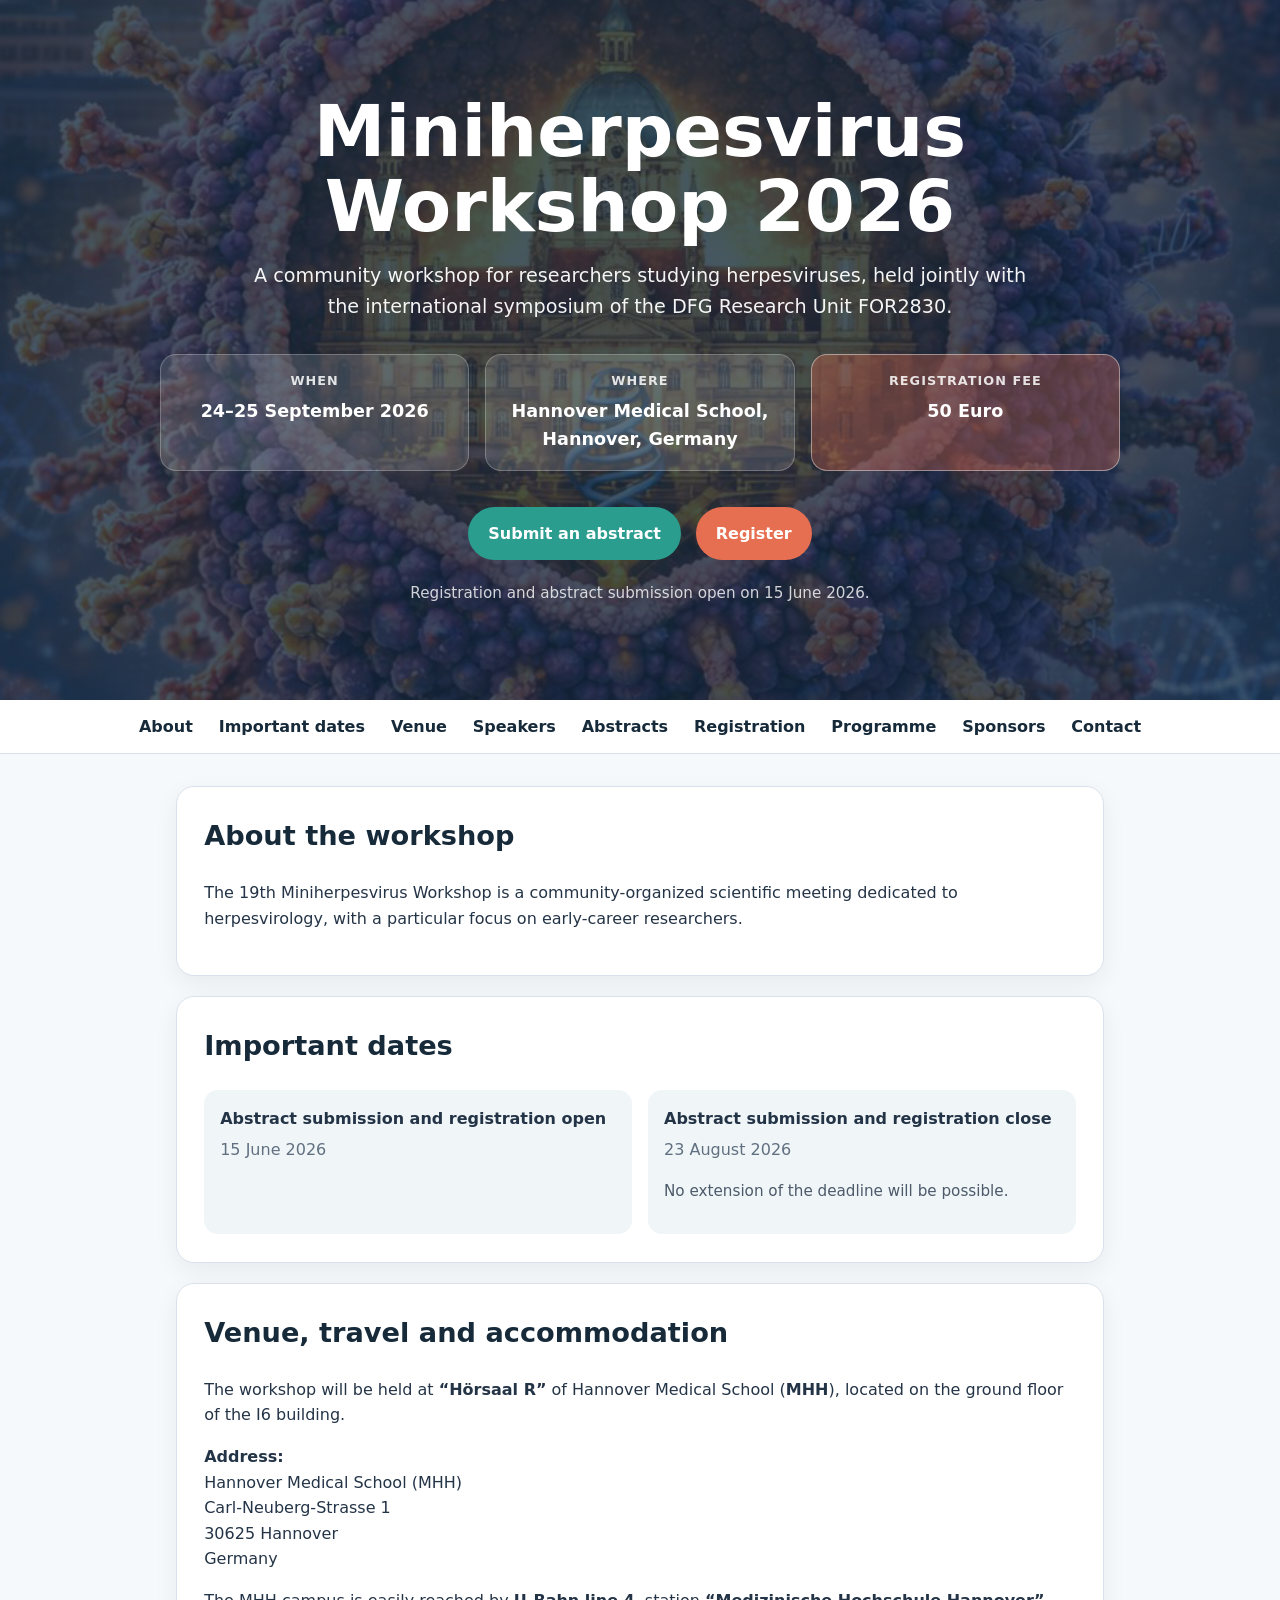
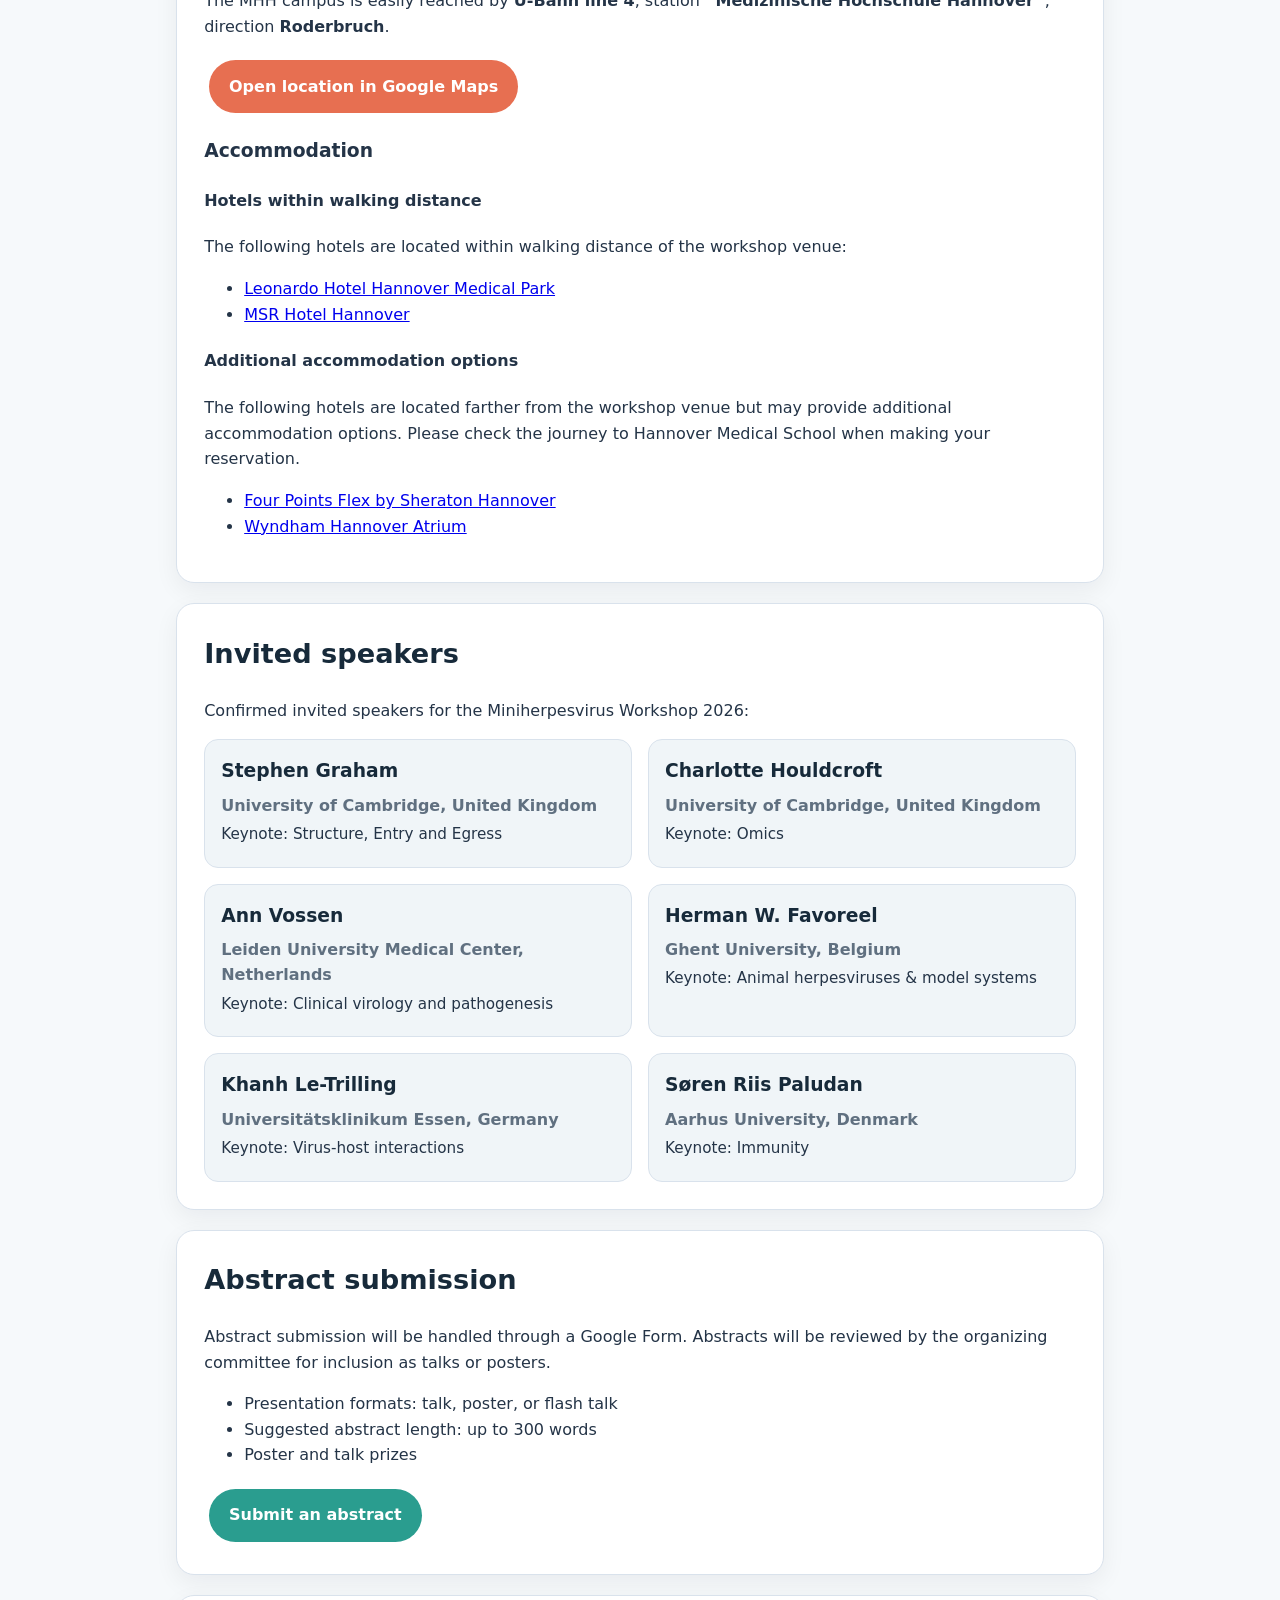
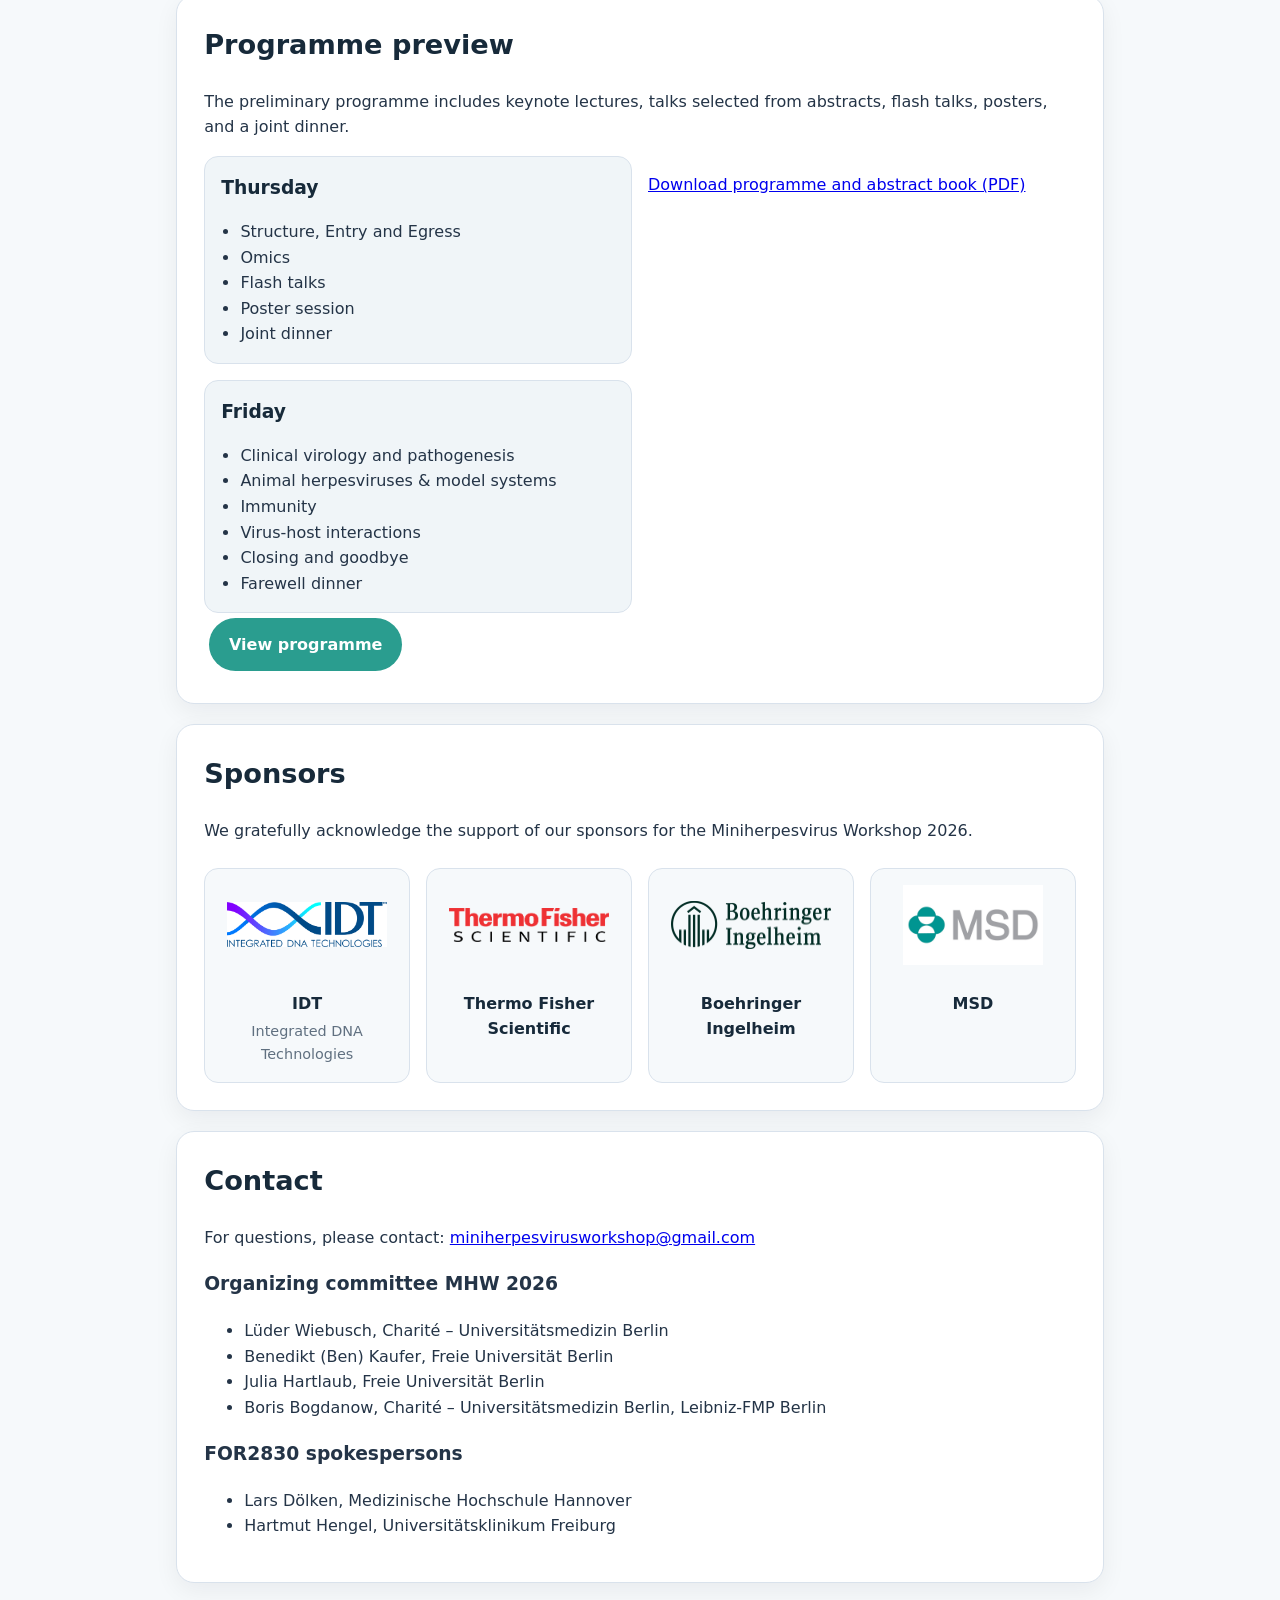
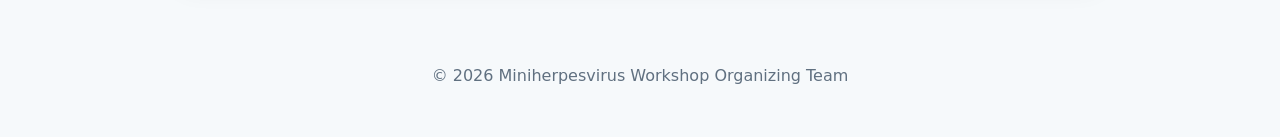
<file: index.html>
<!DOCTYPE html>
<html lang="en">
<head>
  <meta charset="UTF-8" />
  <meta name="viewport" content="width=device-width, initial-scale=1.0" />

  <title>Miniherpesvirus Workshop 2026</title>
  <meta name="description" content="Miniherpesvirus Workshop 2026 — a community-organized workshop for researchers studying herpesviruses and herpesvirus biology." />

  <link rel="stylesheet" href="style.css" />
<!DOCTYPE html>
<html lang="en">
<head>
  <meta charset="UTF-8" />
  <meta name="viewport" content="width=device-width, initial-scale=1.0" />

  <title>Miniherpesvirus Workshop 2026</title>

  <meta
    name="description"
    content="Miniherpesvirus Workshop 2026 — a community-organized workshop for researchers studying herpesviruses and herpesvirus biology."
  />

  <link rel="stylesheet" href="style.css" />
</head>

<body>
  <header class="hero">
    <div class="hero-content">
      <p class="eyebrow"></p>

      <h1>Miniherpesvirus Workshop 2026</h1>

      <p class="subtitle">
        A community workshop for researchers studying herpesviruses, held jointly
        with the international symposium of the DFG Research Unit FOR2830.
      </p>

      <div class="hero-details">
        <div>
          <strong>When</strong>
          <span>24–25 September 2026</span>
        </div>

        <div>
          <strong>Where</strong>
          <span>Hannover Medical School, Hannover, Germany</span>
        </div>

        <div>
          <strong>Registration fee</strong>
          <span>50 Euro</span>
        </div>
      </div>

      <div class="hero-actions">
        <a class="button primary" href="abstracts.html">
          Submit an abstract
        </a>

        <a class="button secondary" href="registration.html">
          Register
        </a>
      </div>

      <p class="small-note">
        Registration and abstract submission open on 15 June 2026.
      </p>
    </div>
  </header>

  <nav class="nav" aria-label="Main navigation">
    <a href="#about">About</a>
    <a href="#dates">Important dates</a>
    <a href="#venue">Venue</a>
    <a href="#speakers">Speakers</a>
    <a href="abstracts.html">Abstracts</a>
    <a href="registration.html">Registration</a>
    <a href="programme.html">Programme</a>
    <a href="#sponsors">Sponsors</a>
    <a href="#contact">Contact</a>
  </nav>

  <main>
    <section id="about" class="card">
      <h2>About the workshop</h2>

      <p>
        The 19th Miniherpesvirus Workshop is a community-organized scientific
        meeting dedicated to herpesvirology, with a particular focus on
        early-career researchers.
      </p>
    </section>

    <section id="dates" class="card">
      <h2>Important dates</h2>

      <div class="date-grid">
        <div>
          <strong>Abstract submission and registration open</strong>
          <span>15 June 2026</span>
        </div>

        <div>
          <strong>Abstract submission and registration close</strong>
          <span>23 August 2026</span>

          <p class="small-note">
            No extension of the deadline will be possible.
          </p>
        </div>
      </div>
    </section>

    <section id="venue" class="card">
      <h2>Venue, travel and accommodation</h2>

      <p>
        The workshop will be held at <strong>“Hörsaal R”</strong> of Hannover
        Medical School (<strong>MHH</strong>), located on the ground floor of the
        I6 building.
      </p>

      <p>
        <strong>Address:</strong><br />
        Hannover Medical School (MHH)<br />
        Carl-Neuberg-Strasse 1<br />
        30625 Hannover<br />
        Germany
      </p>

      <p>
        The MHH campus is easily reached by <strong>U-Bahn line 4</strong>,
        station <strong>“Medizinische Hochschule Hannover”</strong>, direction
        <strong>Roderbruch</strong>.
      </p>

      <p>
        <a
          class="button secondary"
          href="https://www.google.com/maps/place/J6+-+Theoretische+Institute+II,+H%C3%B6rs%C3%A4le+Q-S+(MHH)/@52.3843207,9.8009329,17z/data=!3m1!5s0x47b00c82e3cc95b5:0x58b89b8d8aa148bc!4m15!1m8!3m7!1s0x47b00c81650b39fb:0x325437cc6d8e986!2sCarl-Neuberg-Stra%C3%9Fe+1,+30625+Hannover!3b1!8m2!3d52.3849493!4d9.8065441!16s%2Fg%2F11b8y_f_w5!3m5!1s0x47b00c82e6900db1:0x9bb409fadabb31ef!8m2!3d52.3841768!4d9.8004354!16s%2Fg%2F11f3908szj?entry=ttu&g_ep=EgoyMDI2MDUwMi4wIKXMDSoASAFQAw%3D%3D"
          target="_blank"
          rel="noopener noreferrer"
        >
          Open location in Google Maps
        </a>
      </p>

      <h3>Accommodation</h3>

      <h4>Hotels within walking distance</h4>

      <p>
        The following hotels are located within walking distance of the workshop
        venue:
      </p>

      <ul class="accommodation-list">
        <li>
          <a
            href="https://www.leonardo-hotels.com/hanover/leonardo-hotel-hannover-medical-park"
            target="_blank"
            rel="noopener noreferrer"
          >
            Leonardo Hotel Hannover Medical Park
          </a>
        </li>

        <li>
          <a
            href="https://www.msrhotelhannover.top/en/"
            target="_blank"
            rel="noopener noreferrer"
          >
            MSR Hotel Hannover
          </a>
        </li>
      </ul>

      <h4>Additional accommodation options</h4>

      <p>
        The following hotels are located farther from the workshop venue but may
        provide additional accommodation options. Please check the journey to
        Hannover Medical School when making your reservation.
      </p>

      <ul class="accommodation-list">
        <li>
          <a
            href="https://www.marriott.com/en-us/hotels/hajxf-four-points-flex-hannover/overview/?scid=f2ae0541-1279-4f24-b197-a979c79310b0"
            target="_blank"
            rel="noopener noreferrer"
          >
            Four Points Flex by Sheraton Hannover
          </a>
        </li>

        <li>
          <a
            href="https://www.wyndhamhotels.com/de-de/wyndham/hannover-germany/wyndham-hannover-atrium/overview?CID=LC:46q62bu8edfbx3y:47278&amp;iata=00093796"
            target="_blank"
            rel="noopener noreferrer"
          >
            Wyndham Hannover Atrium
          </a>
        </li>
      </ul>
    </section>

    <section id="speakers" class="card">
      <h2>Invited speakers</h2>

      <p>
        Confirmed invited speakers for the Miniherpesvirus Workshop 2026:
      </p>

      <div class="speaker-grid">
        <div class="speaker-card">
          <h3>Stephen Graham</h3>
          <p class="speaker-meta">
            University of Cambridge, United Kingdom
          </p>
          <p class="speaker-session">
            Keynote: Structure, Entry and Egress
          </p>
        </div>

        <div class="speaker-card">
          <h3>Charlotte Houldcroft</h3>
          <p class="speaker-meta">
            University of Cambridge, United Kingdom
          </p>
          <p class="speaker-session">
            Keynote: Omics
          </p>
        </div>

        <div class="speaker-card">
          <h3>Ann Vossen</h3>
          <p class="speaker-meta">
            Leiden University Medical Center, Netherlands
          </p>
          <p class="speaker-session">
            Keynote: Clinical virology and pathogenesis
          </p>
        </div>

        <div class="speaker-card">
          <h3>Herman W. Favoreel</h3>
          <p class="speaker-meta">
            Ghent University, Belgium
          </p>
          <p class="speaker-session">
            Keynote: Animal herpesviruses & model systems
          </p>
        </div>

        <div class="speaker-card">
          <h3>Khanh Le-Trilling</h3>
          <p class="speaker-meta">
            Universitätsklinikum Essen, Germany
          </p>
          <p class="speaker-session">
            Keynote: Virus-host interactions
          </p>
        </div>

        <div class="speaker-card">
          <h3>Søren Riis Paludan</h3>
          <p class="speaker-meta">
            Aarhus University, Denmark
          </p>
          <p class="speaker-session">
            Keynote: Immunity
          </p>
        </div>
      </div>
    </section>

    <section id="submission" class="card">
      <h2>Abstract submission</h2>

      <p>
        Abstract submission will be handled through a Google Form. Abstracts
        will be reviewed by the organizing committee for inclusion as talks or
        posters.
      </p>

      <ul>
        <li>Presentation formats: talk, poster, or flash talk</li>
        <li>Suggested abstract length: up to 300 words</li>
        <li>Poster and talk prizes</li>
      </ul>

      <a class="button primary" href="abstracts.html">
        Submit an abstract
      </a>
    </section>

    <section id="programme" class="card">
      <h2>Programme preview</h2>

      <p>
        The preliminary programme includes keynote lectures, talks selected from
        abstracts, flash talks, posters, and a joint dinner.
      </p>

      <div class="programme-preview-grid">
        <div class="programme-preview-box">
          <h3>Thursday</h3>

          <ul>
            <li>Structure, Entry and Egress</li>
            <li>Omics</li>
            <li>Flash talks</li>
            <li>Poster session</li>
            <li>Joint dinner</li>
          </ul>
        </div>
<p>
  <a href="MHW2026_Programme_Abstracts-protected.pdf" download>
    Download programme and abstract book (PDF)
  </a>
</p>
        <div class="programme-preview-box">
          <h3>Friday</h3>

          <ul>
            <li>Clinical virology and pathogenesis</li>
            <li>Animal herpesviruses & model systems</li>
            <li>Immunity</li>
            <li>Virus-host interactions</li>
            <li>Closing and goodbye</li>
            <li>Farewell dinner</li>
          </ul>
        </div>
      </div>

      <a class="button primary" href="programme.html">
        View programme
      </a>
    </section>

    <section id="sponsors" class="card">
      <h2>Sponsors</h2>

      <p>
        We gratefully acknowledge the support of our sponsors for the
        Miniherpesvirus Workshop 2026.
      </p>

      <div class="sponsor-grid">
        <div class="sponsor-card">
          <img
            src="assets/sponsors/idt-logo.jpg"
            alt="Integrated DNA Technologies logo"
          />
          <h3>IDT</h3>
          <p>Integrated DNA Technologies</p>
        </div>

        <div class="sponsor-card">
          <img
            src="assets/sponsors/thermofisher-logo.png"
            alt="Thermo Fisher Scientific logo"
          />
          <h3>Thermo Fisher Scientific</h3>
        </div>

        <div class="sponsor-card">
          <img
            src="assets/sponsors/boehringer-ingelheim-logo.png"
            alt="Boehringer Ingelheim logo"
          />
          <h3>Boehringer Ingelheim</h3>
        </div>

        <div class="sponsor-card">
          <img
            src="assets/sponsors/msd-Logo.jpg"
            alt="MSD logo"
          />
          <h3>MSD</h3>
        </div>
      </div>
    </section>

    <section id="contact" class="card">
      <h2>Contact</h2>

      <p>
        For questions, please contact:
        <a href="mailto:miniherpesvirusworkshop@gmail.com">
          miniherpesvirusworkshop@gmail.com
        </a>
      </p>

      <h3>Organizing committee MHW 2026</h3>

      <ul>
        <li>
          Lüder Wiebusch, Charité – Universitätsmedizin Berlin
        </li>
        <li>
          Benedikt (Ben) Kaufer, Freie Universität Berlin
        </li>
        <li>
          Julia Hartlaub, Freie Universität Berlin
        </li>
        <li>
          Boris Bogdanow, Charité – Universitätsmedizin Berlin,
          Leibniz-FMP Berlin
        </li>
      </ul>

      <h3>FOR2830 spokespersons</h3>

      <ul>
        <li>
          Lars Dölken, Medizinische Hochschule Hannover
        </li>
        <li>
          Hartmut Hengel, Universitätsklinikum Freiburg
        </li>
      </ul>
    </section>
  </main>

  <footer>
    <p>© 2026 Miniherpesvirus Workshop Organizing Team</p>
  </footer>
</body>
</html>
</body>
</html>
</file>
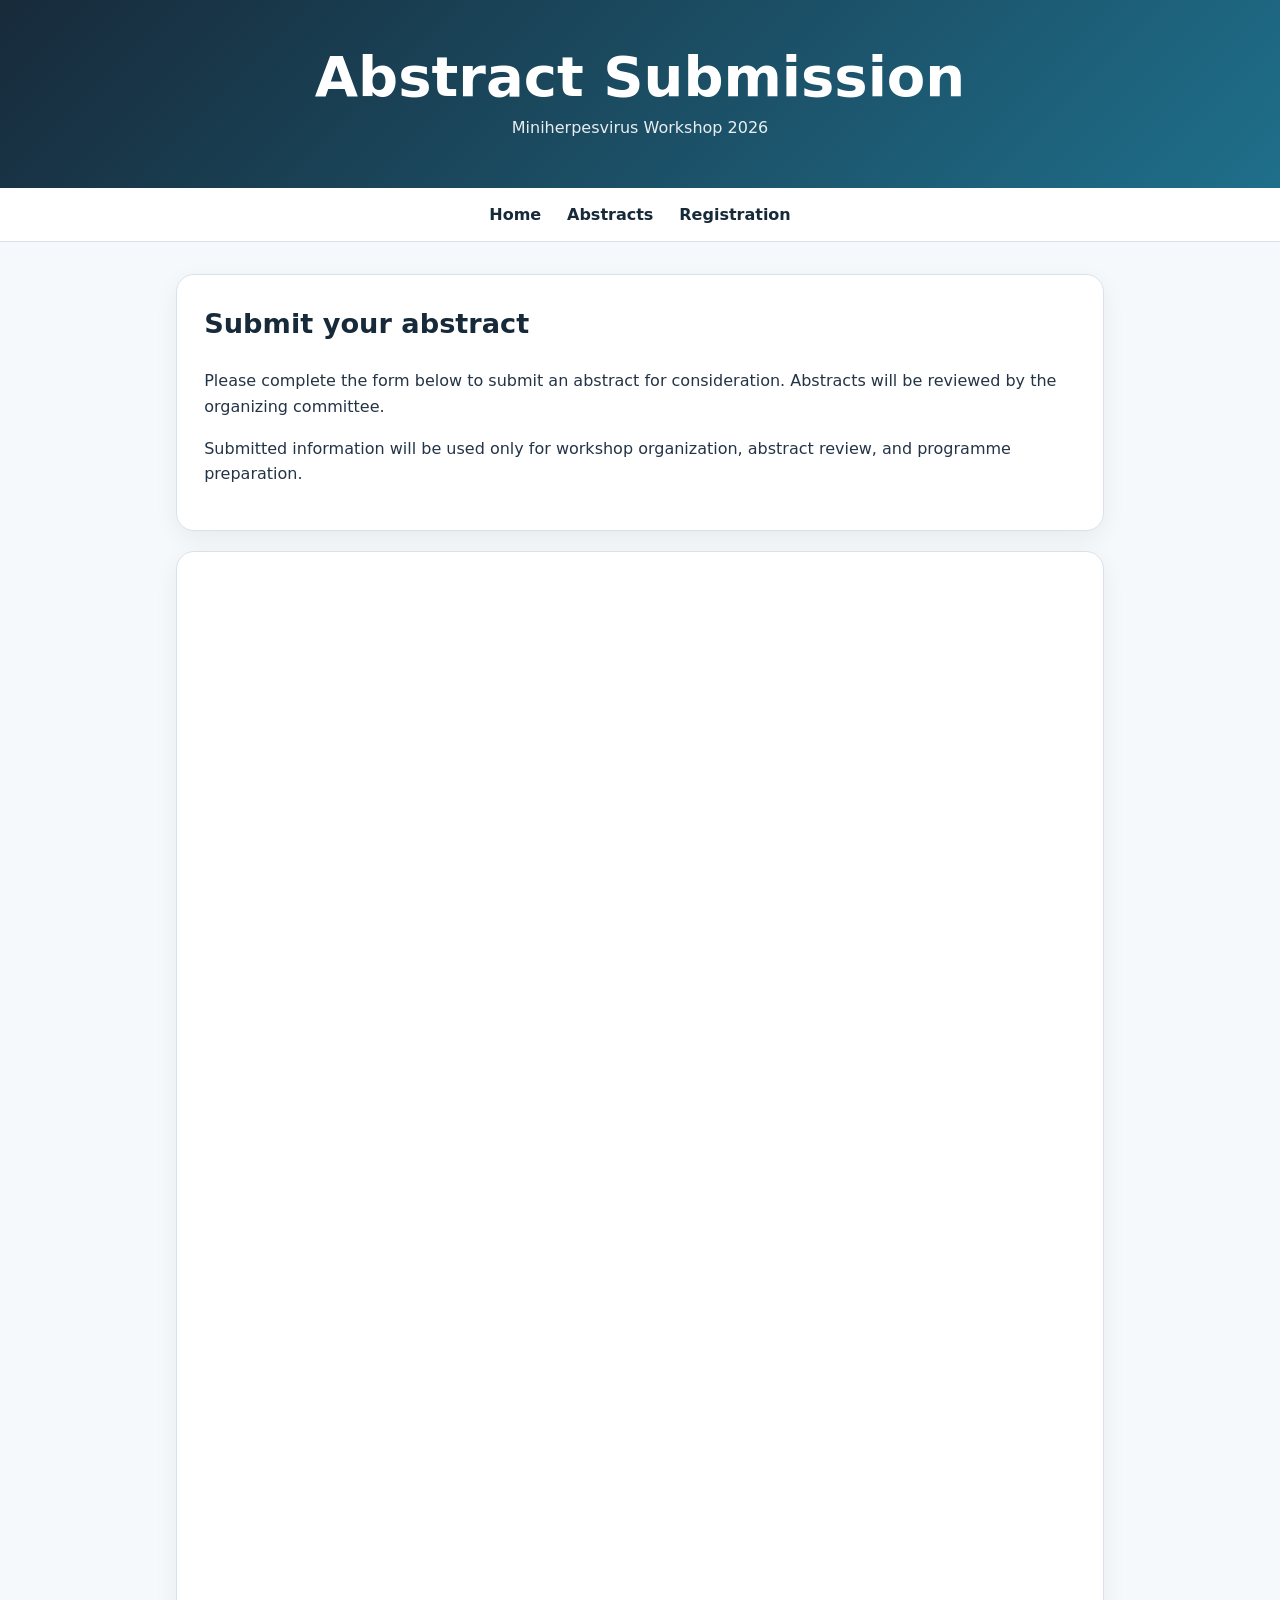
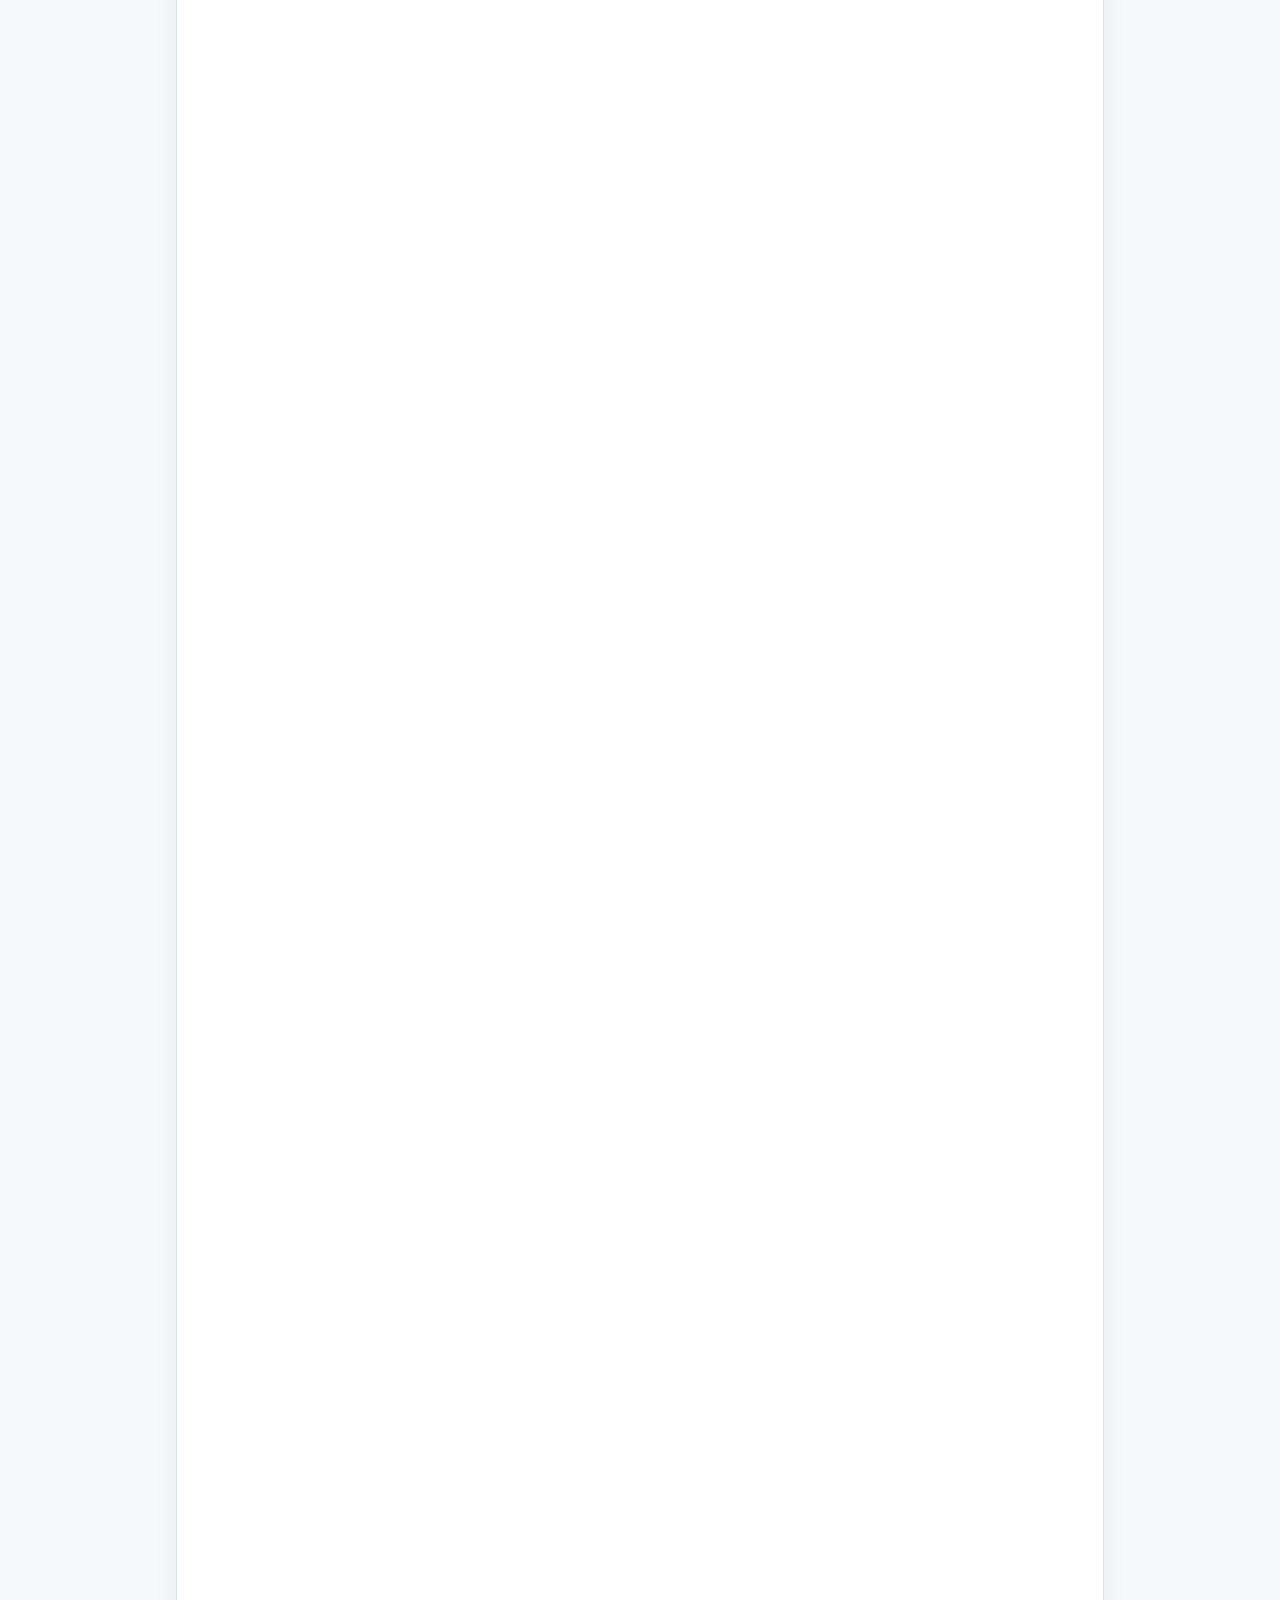
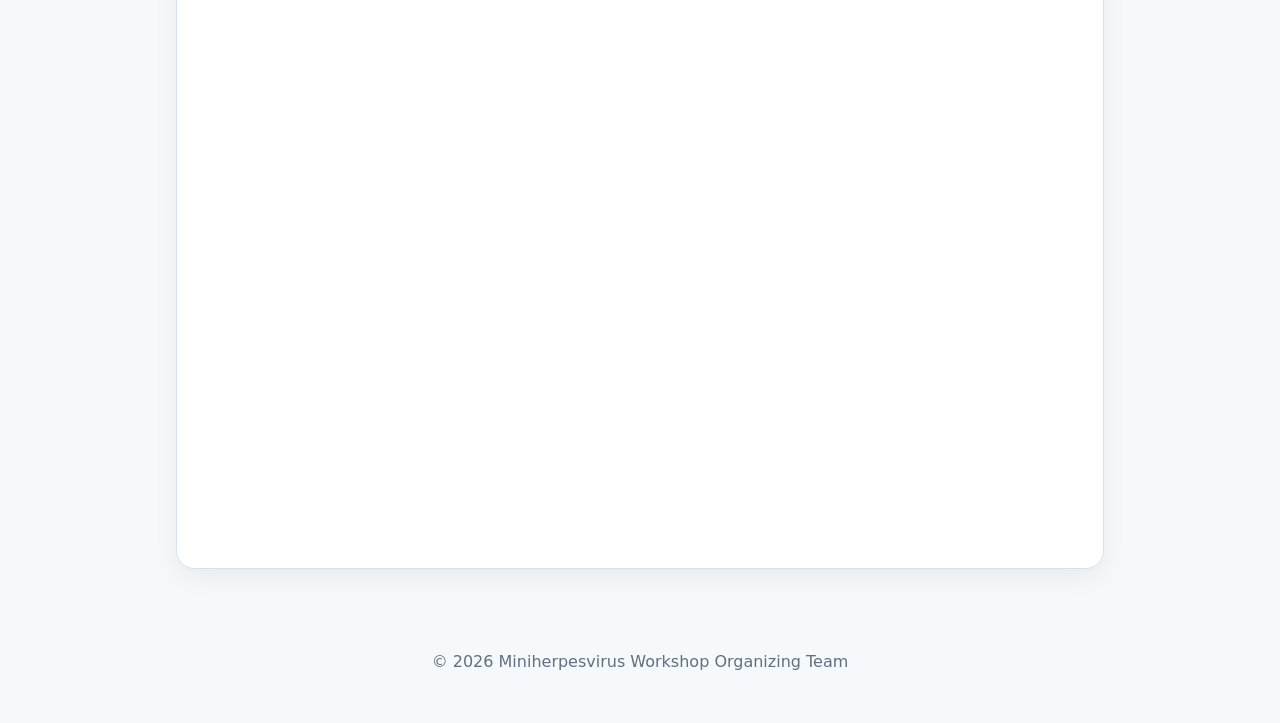
<file: abstracts.html>
<!DOCTYPE html>
<html lang="en">
<head>
  <meta charset="UTF-8" />
  <meta name="viewport" content="width=device-width, initial-scale=1.0" />

  <title>Abstract Submission — Miniherpesvirus Workshop 2026</title>
  <meta name="description" content="Submit an abstract for the Miniherpesvirus Workshop 2026." />

  <link rel="stylesheet" href="style.css" />
</head>

<body>
  <header class="page-header">
    <h1>Abstract Submission</h1>
    <p>Miniherpesvirus Workshop 2026</p>
  </header>

  <nav class="nav">
    <a href="index.html">Home</a>
    <a href="abstracts.html">Abstracts</a>
    <a href="registration.html">Registration</a>
  </nav>

  <main>
    <section class="card">
      <h2>Submit your abstract</h2>
      <p>
        Please complete the form below to submit an abstract for consideration.
        Abstracts will be reviewed by the organizing committee.
      </p>

      <p>
        Submitted information will be used only for workshop organization,
        abstract review, and programme preparation.
      </p>
    </section>

<section class="card form-card">
  <iframe src="https://docs.google.com/forms/d/e/1FAIpQLSeACo9CCDa65Lmqt86H71T3GUKK3eZlrvuqpH6MYKNzXeZqhQ/viewform?embedded=true"
          width="100%"
          height="3200"
          frameborder="0"
          marginheight="0"
          marginwidth="0">
    Loading…
  </iframe>
</section>
  </main>

  <footer>
    <p>© 2026 Miniherpesvirus Workshop Organizing Team</p>
  </footer>
</body>
</html>
</file>
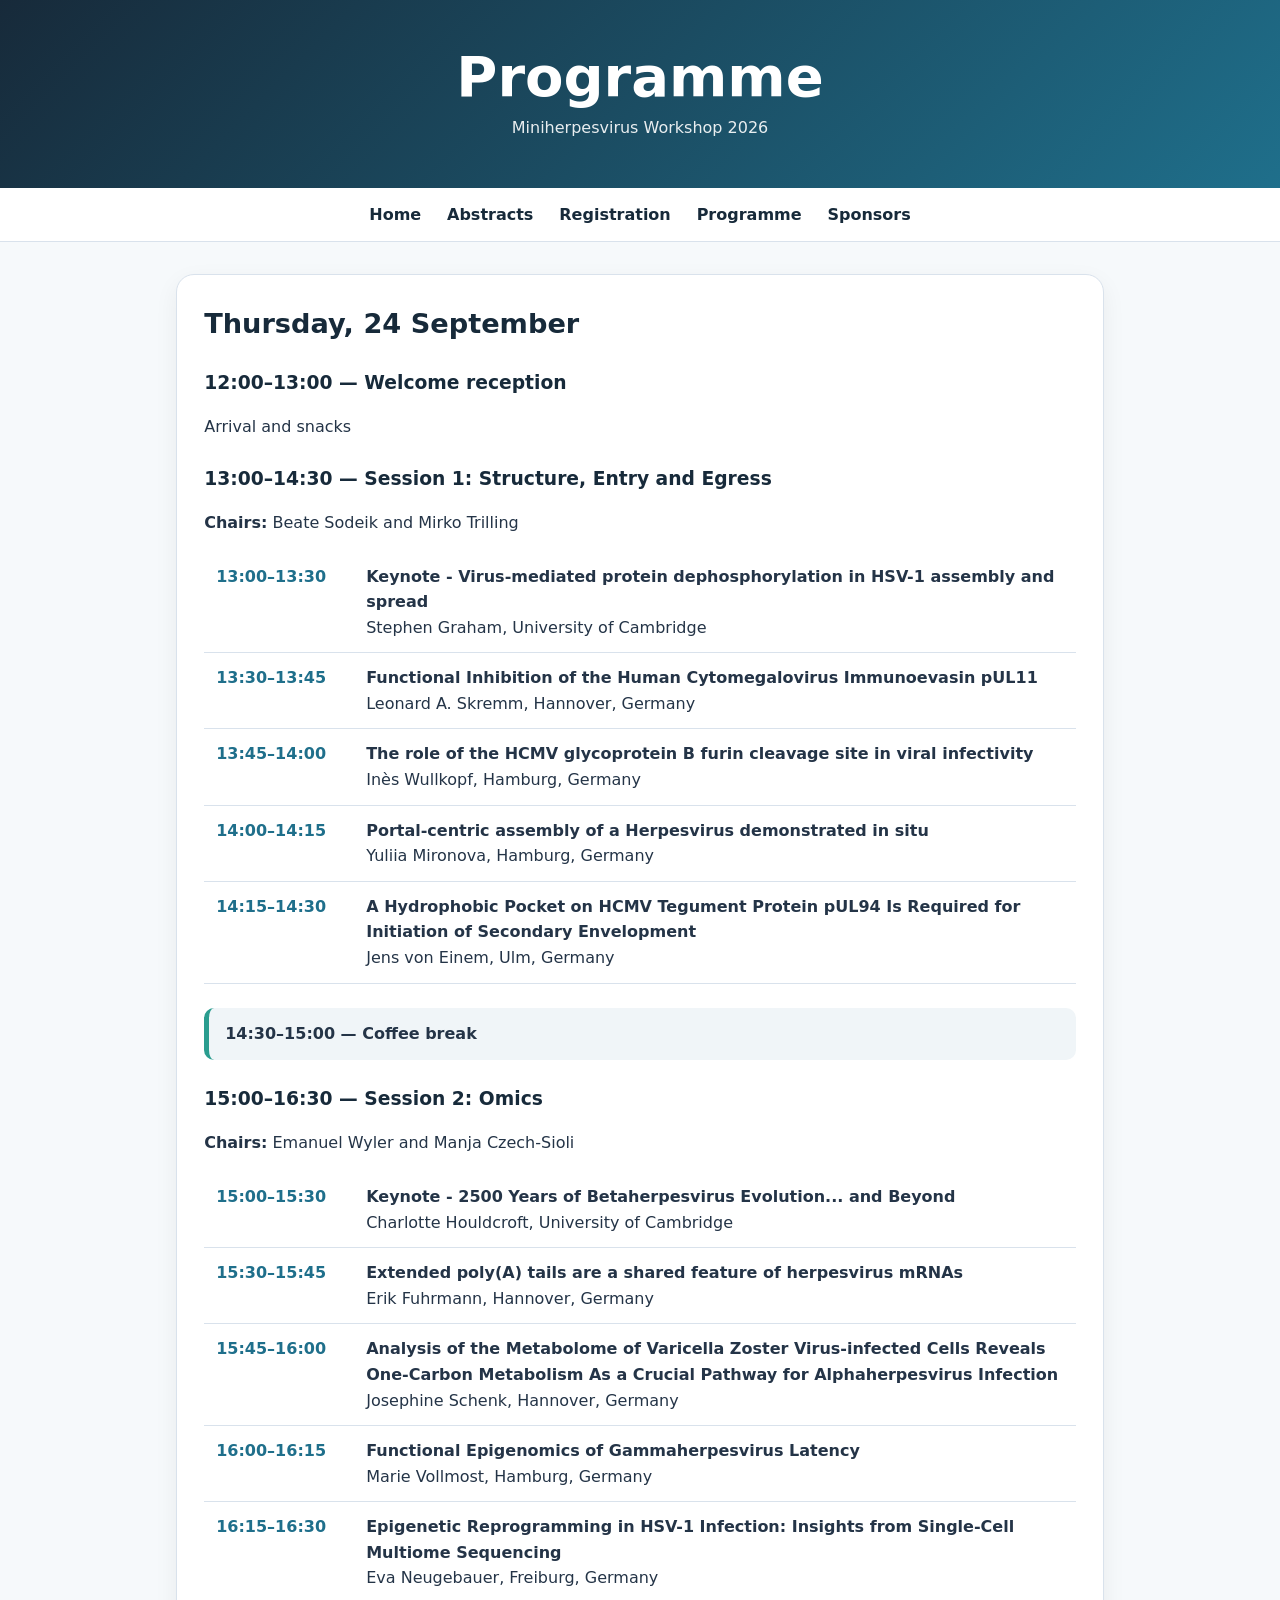
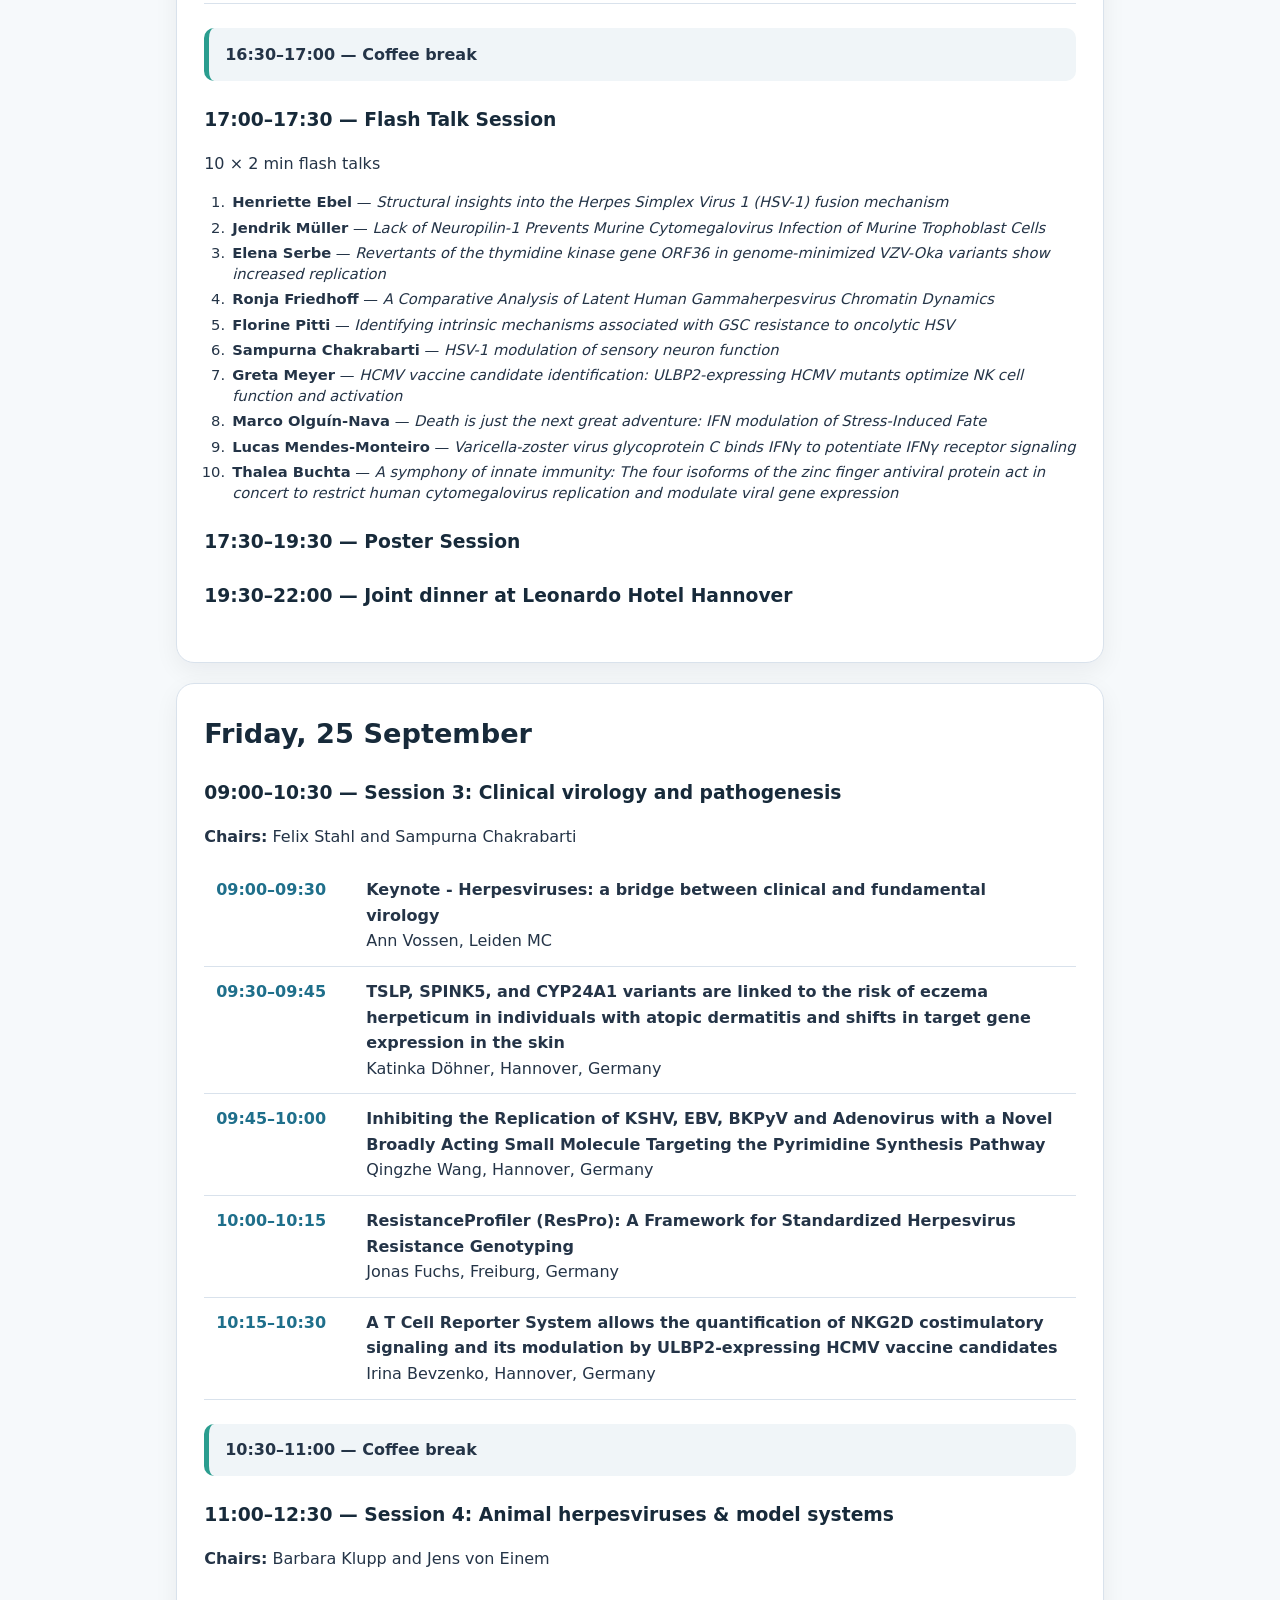
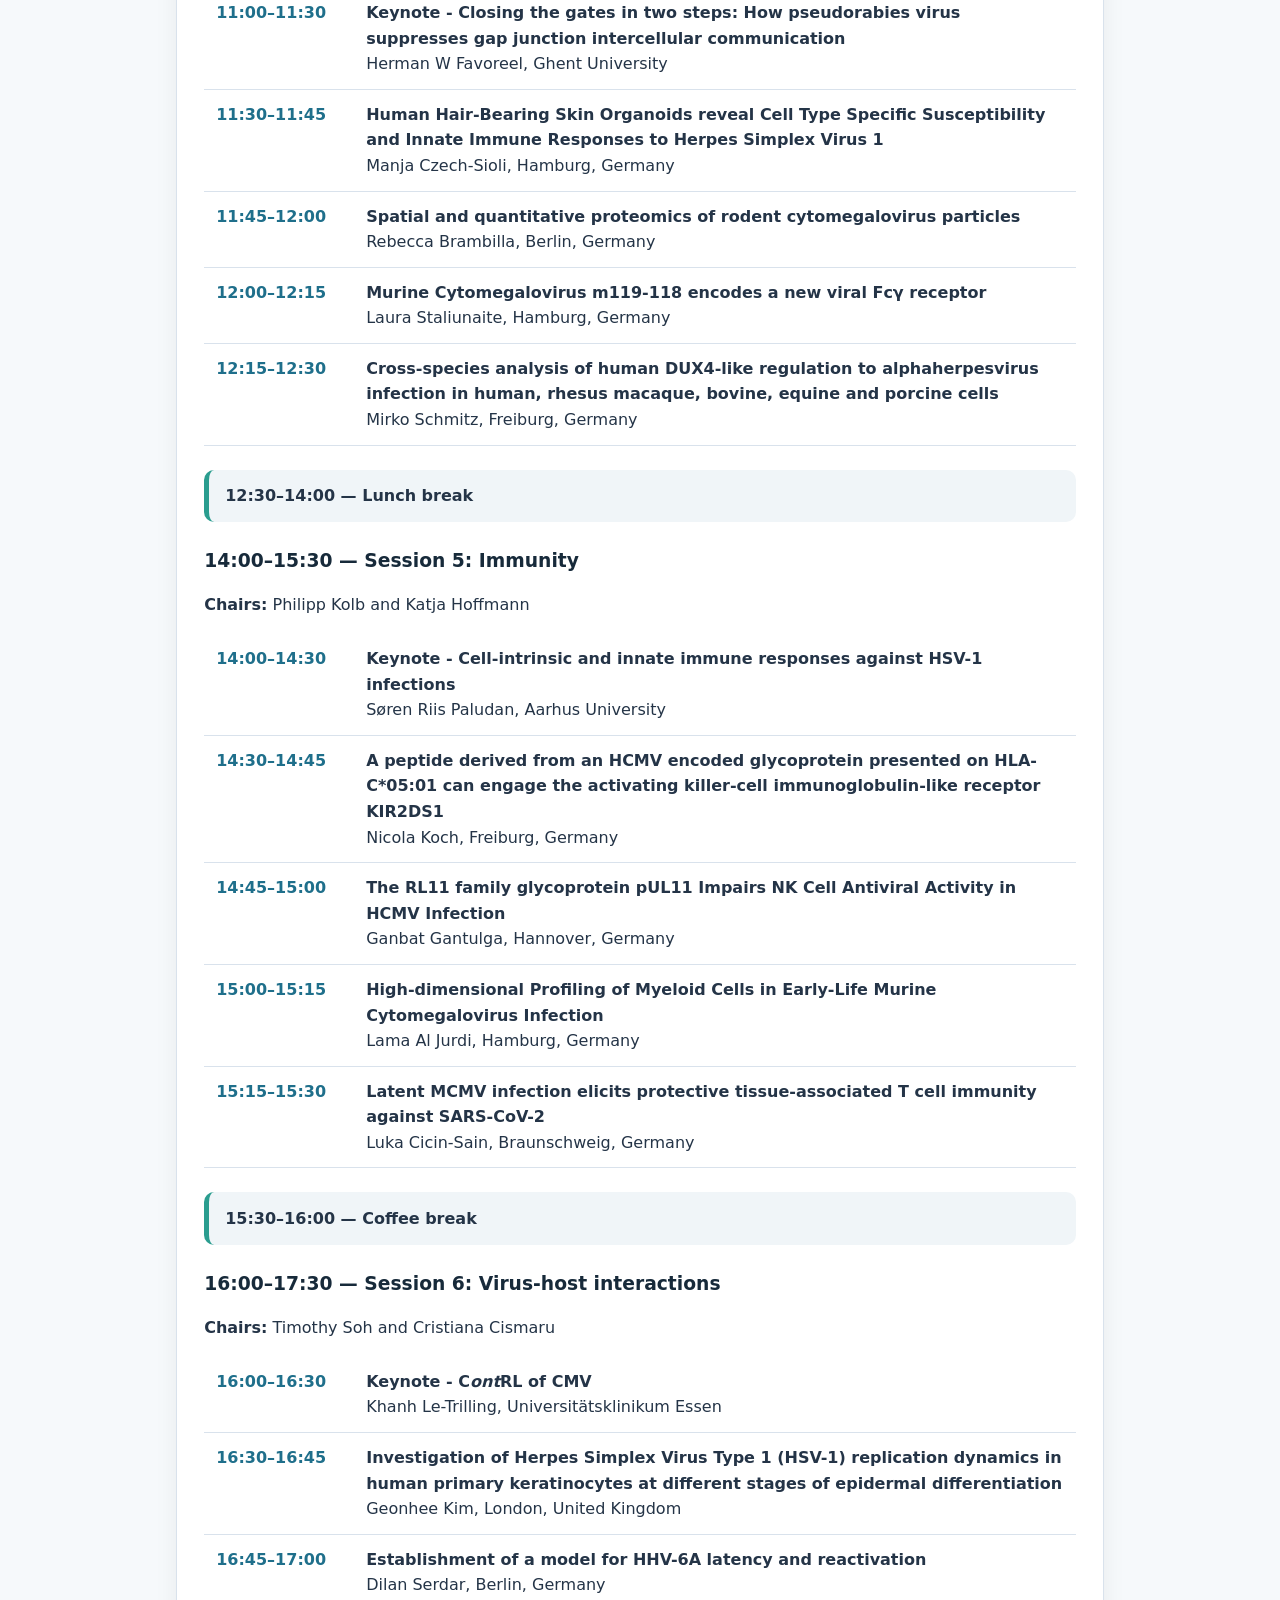
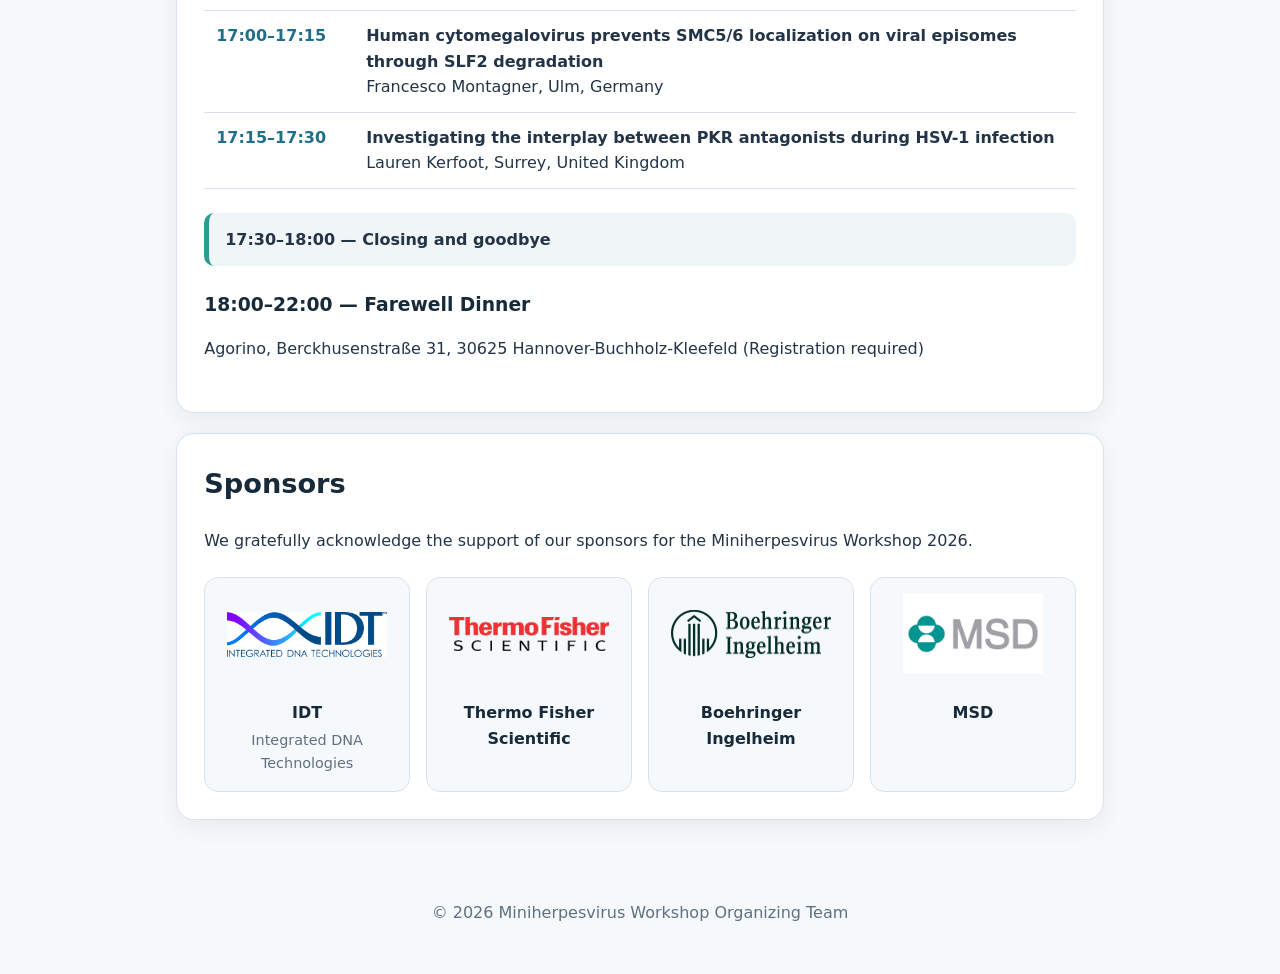
<file: programme.html>
<!DOCTYPE html>
<html lang="en">
<head>
  <meta charset="UTF-8" />
  <meta name="viewport" content="width=device-width, initial-scale=1.0" />

  <title>Programme — Miniherpesvirus Workshop 2026</title>
  <meta
    name="description"
    content="Programme for the Miniherpesvirus Workshop 2026."
  />

  <link rel="stylesheet" href="style.css" />

  <style>
    /* Compact styling for the two-minute flash talks. */
    .flash-talk-list {
      margin: 0.6rem 0 0;
      padding-left: 1.6rem;
      font-size: 0.92rem;
      line-height: 1.4;
    }

    .flash-talk-list li {
      margin: 0.3rem 0;
      padding-left: 0.15rem;
    }

    .flash-talk-presenter {
      font-weight: 600;
    }

    .flash-talk-title {
      font-style: italic;
    }
  </style>
</head>

<body>
  <header class="page-header">
    <h1>Programme</h1>
    <p>Miniherpesvirus Workshop 2026</p>
  </header>

  <nav class="nav" aria-label="Main navigation">
    <a href="index.html">Home</a>
    <a href="abstracts.html">Abstracts</a>
    <a href="registration.html">Registration</a>
    <a href="programme.html">Programme</a>
    <a href="#sponsors">Sponsors</a>
  </nav>

  <main>
    <section class="card">
      <h2>Thursday, 24 September</h2>

      <div class="programme-session">
        <h3>12:00–13:00 — Welcome reception</h3>
        <p>Arrival and snacks</p>
      </div>

      <div class="programme-session">
        <h3>13:00–14:30 — Session 1: Structure, Entry and Egress</h3>
        <p class="session-chairs">
          <strong>Chairs:</strong> Beate Sodeik and Mirko Trilling
        </p>

        <table class="programme-table">
          <tr>
            <td>13:00–13:30</td>
            <td>
              <strong>Keynote - Virus-mediated protein dephosphorylation in HSV-1 assembly and spread</strong><br />
              Stephen Graham, University of Cambridge
            </td>
          </tr>

          <tr>
            <td>13:30–13:45</td>
            <td>
              <strong>Functional Inhibition of the Human Cytomegalovirus Immunoevasin pUL11</strong><br />
              Leonard A. Skremm, Hannover, Germany
            </td>
          </tr>

          <tr>
            <td>13:45–14:00</td>
            <td>
              <strong>The role of the HCMV glycoprotein B furin cleavage site in viral infectivity</strong><br />
              Inès Wullkopf, Hamburg, Germany
            </td>
          </tr>

          <tr>
            <td>14:00–14:15</td>
            <td>
              <strong>Portal-centric assembly of a Herpesvirus demonstrated in situ</strong><br />
              Yuliia Mironova, Hamburg, Germany
            </td>
          </tr>

          <tr>
            <td>14:15–14:30</td>
            <td>
              <strong>A Hydrophobic Pocket on HCMV Tegument Protein pUL94 Is Required for Initiation of Secondary Envelopment</strong><br />
              Jens von Einem, Ulm, Germany
            </td>
          </tr>
        </table>
      </div>

      <div class="programme-break">
        14:30–15:00 — Coffee break
      </div>

      <div class="programme-session">
        <h3>15:00–16:30 — Session 2: Omics</h3>
        <p class="session-chairs">
          <strong>Chairs:</strong> Emanuel Wyler and Manja Czech-Sioli
        </p>

        <table class="programme-table">
          <tr>
            <td>15:00–15:30</td>
            <td>
              <strong>Keynote - 2500 Years of Betaherpesvirus Evolution... and Beyond</strong><br />
              Charlotte Houldcroft, University of Cambridge
            </td>
          </tr>

          <tr>
            <td>15:30–15:45</td>
            <td>
              <strong>Extended poly(A) tails are a shared feature of herpesvirus mRNAs</strong><br />
              Erik Fuhrmann, Hannover, Germany
            </td>
          </tr>

          <tr>
            <td>15:45–16:00</td>
            <td>
              <strong>Analysis of the Metabolome of Varicella Zoster Virus-infected Cells Reveals One-Carbon Metabolism As a Crucial Pathway for Alphaherpesvirus Infection</strong><br />
              Josephine Schenk, Hannover, Germany
            </td>
          </tr>

          <tr>
            <td>16:00–16:15</td>
            <td>
              <strong>Functional Epigenomics of Gammaherpesvirus Latency</strong><br />
              Marie Vollmost, Hamburg, Germany
            </td>
          </tr>

          <tr>
            <td>16:15–16:30</td>
            <td>
              <strong>Epigenetic Reprogramming in HSV-1 Infection: Insights from Single-Cell Multiome Sequencing</strong><br />
              Eva Neugebauer, Freiburg, Germany
            </td>
          </tr>
        </table>
      </div>

      <div class="programme-break">
        16:30–17:00 — Coffee break
      </div>

      <div class="programme-session">
        <h3>17:00–17:30 — Flash Talk Session</h3>
        <p>10 × 2 min flash talks</p>

        <ol class="flash-talk-list">
          <li>
            <span class="flash-talk-presenter">Henriette Ebel</span> —
            <span class="flash-talk-title">Structural insights into the Herpes Simplex Virus 1 (HSV-1) fusion mechanism</span>
          </li>

          <li>
            <span class="flash-talk-presenter">Jendrik Müller</span> —
            <span class="flash-talk-title">Lack of Neuropilin-1 Prevents Murine Cytomegalovirus Infection of Murine Trophoblast Cells</span>
          </li>

          <li>
            <span class="flash-talk-presenter">Elena Serbe</span> —
            <span class="flash-talk-title">Revertants of the thymidine kinase gene ORF36 in genome-minimized VZV-Oka variants show increased replication</span>
          </li>

          <li>
            <span class="flash-talk-presenter">Ronja Friedhoff</span> —
            <span class="flash-talk-title">A Comparative Analysis of Latent Human Gammaherpesvirus Chromatin Dynamics</span>
          </li>

          <li>
            <span class="flash-talk-presenter">Florine Pitti</span> —
            <span class="flash-talk-title">Identifying intrinsic mechanisms associated with GSC resistance to oncolytic HSV</span>
          </li>

          <li>
            <span class="flash-talk-presenter">Sampurna Chakrabarti</span> —
            <span class="flash-talk-title">HSV-1 modulation of sensory neuron function</span>
          </li>

          <li>
            <span class="flash-talk-presenter">Greta Meyer</span> —
            <span class="flash-talk-title">HCMV vaccine candidate identification: ULBP2-expressing HCMV mutants optimize NK cell function and activation</span>
          </li>

          <li>
            <span class="flash-talk-presenter">Marco Olguín-Nava</span> —
            <span class="flash-talk-title">Death is just the next great adventure: IFN modulation of Stress-Induced Fate</span>
          </li>

          <li>
            <span class="flash-talk-presenter">Lucas Mendes-Monteiro</span> —
            <span class="flash-talk-title">Varicella-zoster virus glycoprotein C binds IFNγ to potentiate IFNγ receptor signaling</span>
          </li>

          <li>
            <span class="flash-talk-presenter">Thalea Buchta</span> —
            <span class="flash-talk-title">A symphony of innate immunity: The four isoforms of the zinc finger antiviral protein act in concert to restrict human cytomegalovirus replication and modulate viral gene expression</span>
          </li>
        </ol>
      </div>

      <div class="programme-session">
        <h3>17:30–19:30 — Poster Session</h3>
      </div>

      <div class="programme-session">
        <h3>
          19:30–22:00 — Joint dinner at Leonardo Hotel Hannover
        </h3>
      </div>
    </section>

    <section class="card">
      <h2>Friday, 25 September</h2>

      <div class="programme-session">
        <h3>
          09:00–10:30 — Session 3: Clinical virology and pathogenesis
        </h3>
        <p class="session-chairs">
          <strong>Chairs:</strong> Felix Stahl and Sampurna Chakrabarti
        </p>

        <table class="programme-table">
          <tr>
            <td>09:00–09:30</td>
            <td>
              <strong>Keynote - Herpesviruses: a bridge between clinical and fundamental virology</strong><br />
              Ann Vossen, Leiden MC
            </td>
          </tr>

          <tr>
            <td>09:30–09:45</td>
            <td>
              <strong>TSLP, SPINK5, and CYP24A1 variants are linked to the risk of eczema herpeticum in individuals with atopic dermatitis and shifts in target gene expression in the skin</strong><br />
              Katinka Döhner, Hannover, Germany
            </td>
          </tr>

          <tr>
            <td>09:45–10:00</td>
            <td>
              <strong>Inhibiting the Replication of KSHV, EBV, BKPyV and Adenovirus with a Novel Broadly Acting Small Molecule Targeting the Pyrimidine Synthesis Pathway</strong><br />
              Qingzhe Wang, Hannover, Germany
            </td>
          </tr>

          <tr>
            <td>10:00–10:15</td>
            <td>
              <strong>ResistanceProfiler (ResPro): A Framework for Standardized Herpesvirus Resistance Genotyping</strong><br />
              Jonas Fuchs, Freiburg, Germany
            </td>
          </tr>

          <tr>
            <td>10:15–10:30</td>
            <td>
              <strong>A T Cell Reporter System allows the quantification of NKG2D costimulatory signaling and its modulation by ULBP2-expressing HCMV vaccine candidates</strong><br />
              Irina Bevzenko, Hannover, Germany
            </td>
          </tr>
        </table>
      </div>

      <div class="programme-break">
        10:30–11:00 — Coffee break
      </div>

      <div class="programme-session">
        <h3>
          11:00–12:30 — Session 4: Animal herpesviruses &amp; model systems
        </h3>
        <p class="session-chairs">
          <strong>Chairs:</strong> Barbara Klupp and Jens von Einem
        </p>

        <table class="programme-table">
          <tr>
            <td>11:00–11:30</td>
            <td>
              <strong>Keynote - Closing the gates in two steps: How pseudorabies virus suppresses gap junction intercellular communication</strong><br />
              Herman W Favoreel, Ghent University
            </td>
          </tr>

          <tr>
            <td>11:30–11:45</td>
            <td>
              <strong>Human Hair-Bearing Skin Organoids reveal Cell Type Specific Susceptibility and Innate Immune Responses to Herpes Simplex Virus 1</strong><br />
              Manja Czech-Sioli, Hamburg, Germany
            </td>
          </tr>

          <tr>
            <td>11:45–12:00</td>
            <td>
              <strong>Spatial and quantitative proteomics of rodent cytomegalovirus particles</strong><br />
              Rebecca Brambilla, Berlin, Germany
            </td>
          </tr>

          <tr>
            <td>12:00–12:15</td>
            <td>
              <strong>Murine Cytomegalovirus m119-118 encodes a new viral Fcγ receptor</strong><br />
              Laura Staliunaite, Hamburg, Germany
            </td>
          </tr>

          <tr>
            <td>12:15–12:30</td>
            <td>
              <strong>Cross-species analysis of human DUX4-like regulation to alphaherpesvirus infection in human, rhesus macaque, bovine, equine and porcine cells</strong><br />
              Mirko Schmitz, Freiburg, Germany
            </td>
          </tr>
        </table>
      </div>

      <div class="programme-break">
        12:30–14:00 — Lunch break
      </div>

      <div class="programme-session">
        <h3>14:00–15:30 — Session 5: Immunity</h3>
        <p class="session-chairs">
          <strong>Chairs:</strong> Philipp Kolb and Katja Hoffmann
        </p>

        <table class="programme-table">
          <tr>
            <td>14:00–14:30</td>
            <td>
              <strong>Keynote - Cell-intrinsic and innate immune responses against HSV-1 infections</strong><br />
              Søren Riis Paludan, Aarhus University
            </td>
          </tr>

          <tr>
            <td>14:30–14:45</td>
            <td>
              <strong>A peptide derived from an HCMV encoded glycoprotein presented on HLA-C*05:01 can engage the activating killer-cell immunoglobulin-like receptor KIR2DS1</strong><br />
              Nicola Koch, Freiburg, Germany
            </td>
          </tr>

          <tr>
            <td>14:45–15:00</td>
            <td>
              <strong>The RL11 family glycoprotein pUL11 Impairs NK Cell Antiviral Activity in HCMV Infection</strong><br />
              Ganbat Gantulga, Hannover, Germany
            </td>
          </tr>

          <tr>
            <td>15:00–15:15</td>
            <td>
              <strong>High-dimensional Profiling of Myeloid Cells in Early-Life Murine Cytomegalovirus Infection</strong><br />
              Lama Al Jurdi, Hamburg, Germany
            </td>
          </tr>

          <tr>
            <td>15:15–15:30</td>
            <td>
              <strong>Latent MCMV infection elicits protective tissue-associated T cell immunity against SARS-CoV-2</strong><br />
              Luka Cicin-Sain, Braunschweig, Germany
            </td>
          </tr>
        </table>
      </div>

      <div class="programme-break">
        15:30–16:00 — Coffee break
      </div>

      <div class="programme-session">
        <h3>16:00–17:30 — Session 6: Virus-host interactions</h3>
        <p class="session-chairs">
          <strong>Chairs:</strong> Timothy Soh and Cristiana Cismaru
        </p>

        <table class="programme-table">
          <tr>
            <td>16:00–16:30</td>
            <td>
              <strong>Keynote - C<em>ont</em>RL of CMV</strong><br />
              Khanh Le-Trilling, Universitätsklinikum Essen
            </td>
          </tr>

          <tr>
            <td>16:30–16:45</td>
            <td>
              <strong>Investigation of Herpes Simplex Virus Type 1 (HSV-1) replication dynamics in human primary keratinocytes at different stages of epidermal differentiation</strong><br />
              Geonhee Kim, London, United Kingdom
            </td>
          </tr>

          <tr>
            <td>16:45–17:00</td>
            <td>
              <strong>Establishment of a model for HHV-6A latency and reactivation</strong><br />
              Dilan Serdar, Berlin, Germany
            </td>
          </tr>

          <tr>
            <td>17:00–17:15</td>
            <td>
              <strong>Human cytomegalovirus prevents SMC5/6 localization on viral episomes through SLF2 degradation</strong><br />
              Francesco Montagner, Ulm, Germany
            </td>
          </tr>

          <tr>
            <td>17:15–17:30</td>
            <td>
              <strong>Investigating the interplay between PKR antagonists during HSV-1 infection</strong><br />
              Lauren Kerfoot, Surrey, United Kingdom
            </td>
          </tr>
        </table>
      </div>

      <div class="programme-break">
        17:30–18:00 — Closing and goodbye
      </div>

      <div class="programme-session">
        <h3>18:00–22:00 — Farewell Dinner</h3>
        <p>Agorino, Berckhusenstraße 31, 30625 Hannover-Buchholz-Kleefeld (Registration required)</p>
      </div>
    </section>

    <section id="sponsors" class="card">
      <h2>Sponsors</h2>

      <p>
        We gratefully acknowledge the support of our sponsors for the
        Miniherpesvirus Workshop 2026.
      </p>

      <div class="sponsor-grid">
        <div class="sponsor-card">
          <img
            src="assets/sponsors/idt-logo.jpg"
            alt="Integrated DNA Technologies logo"
          />

          <h3>IDT</h3>
          <p>Integrated DNA Technologies</p>
        </div>

        <div class="sponsor-card">
          <img
            src="assets/sponsors/thermofisher-logo.png"
            alt="Thermo Fisher Scientific logo"
          />

          <h3>Thermo Fisher Scientific</h3>
        </div>

        <div class="sponsor-card">
          <img
            src="assets/sponsors/boehringer-ingelheim-logo.png"
            alt="Boehringer Ingelheim logo"
          />

          <h3>Boehringer Ingelheim</h3>
        </div>

        <div class="sponsor-card">
          <img
            src="assets/sponsors/msd-Logo.jpg"
            alt="MSD logo"
          />

          <h3>MSD</h3>
        </div>
      </div>
    </section>
  </main>

  <footer>
    <p>© 2026 Miniherpesvirus Workshop Organizing Team</p>
  </footer>
</body>
</html>
</file>
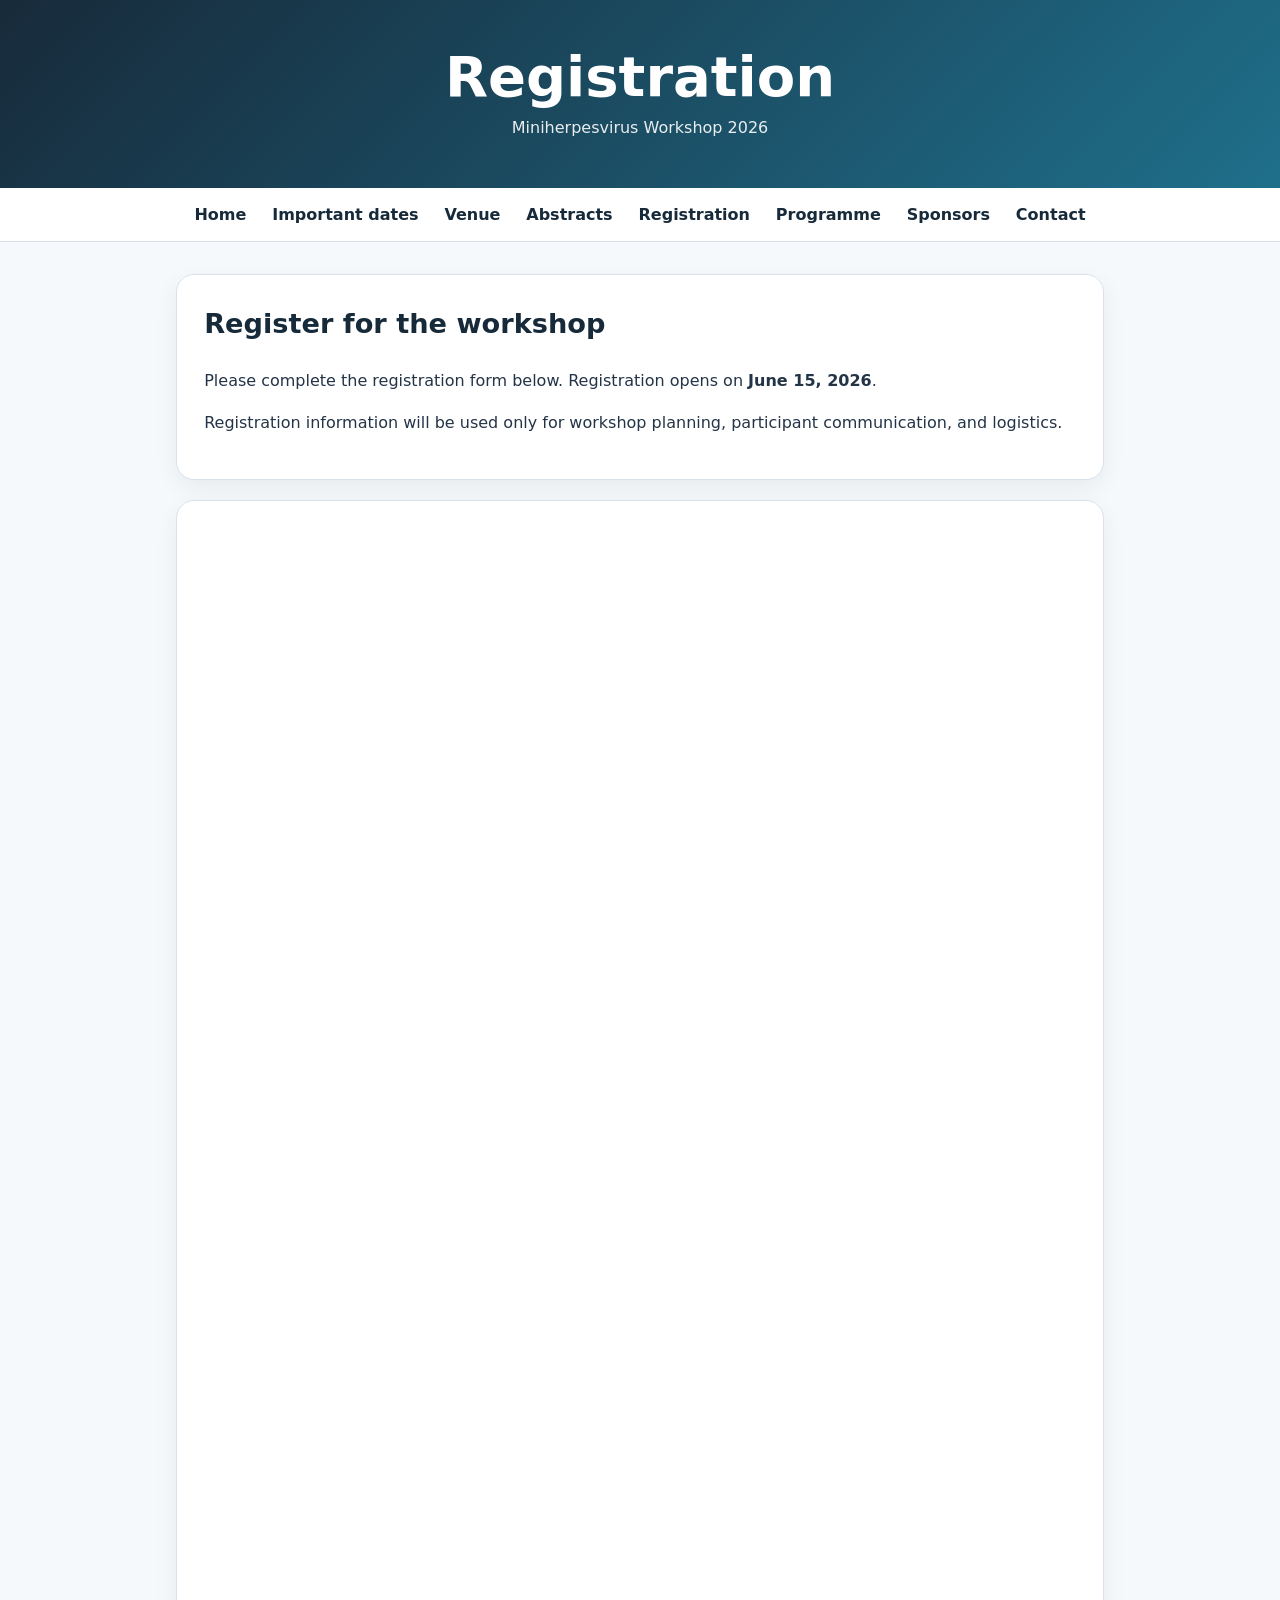
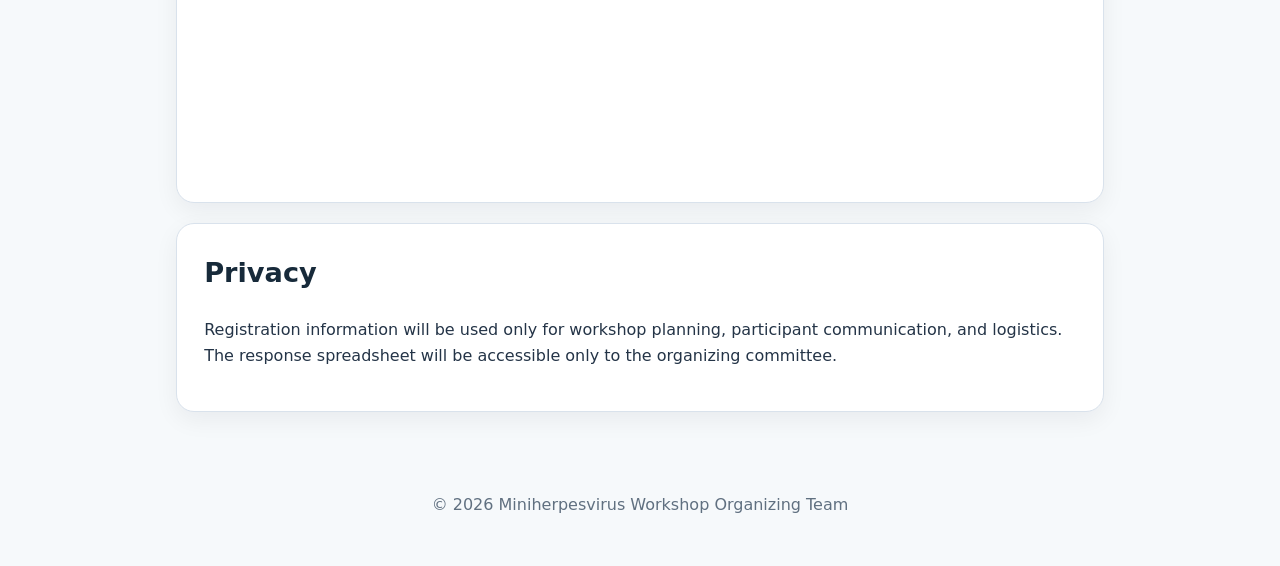
<file: registration.html>
<!DOCTYPE html>
<html lang="en">
<head>
  <meta charset="UTF-8" />
  <meta name="viewport" content="width=device-width, initial-scale=1.0" />

  <title>Registration — Miniherpesvirus Workshop 2026</title>
  <meta name="description" content="Register for the Miniherpesvirus Workshop 2026." />

  <link rel="stylesheet" href="style.css" />
</head>

<body>
  <header class="page-header">
    <h1>Registration</h1>
    <p>Miniherpesvirus Workshop 2026</p>
  </header>

  <nav class="nav">
    <a href="index.html">Home</a>
    <a href="index.html#dates">Important dates</a>
    <a href="index.html#venue">Venue</a>
    <a href="abstracts.html">Abstracts</a>
    <a href="registration.html">Registration</a>
    <a href="programme.html">Programme</a>
    <a href="index.html#sponsors">Sponsors</a>
    <a href="index.html#contact">Contact</a>
  </nav>

  <main>
    <section class="card">
      <h2>Register for the workshop</h2>
      <p>
        Please complete the registration form below. Registration opens on
        <strong>June 15, 2026</strong>.
      </p>

      <p>
        Registration information will be used only for workshop planning,
        participant communication, and logistics.
      </p>
    </section>
    <section class="card form-card">
    <iframe src="https://docs.google.com/forms/d/e/1FAIpQLSfjFuLVc5oG4t_gTAdjF-0kBv0loZUrdCDJB23ITlf8htV3mQ/viewform?embedded=true" width="640" height="1285" frameborder="0" marginheight="0" marginwidth="0">Wird geladen…</iframe>

      </iframe>
    </section>

    <section class="card">
      <h2>Privacy</h2>
      <p>
        Registration information will be used only for workshop planning,
        participant communication, and logistics. The response spreadsheet will
        be accessible only to the organizing committee.
      </p>
    </section>
  </main>

  <footer>
    <p>© 2026 Miniherpesvirus Workshop Organizing Team</p>
  </footer>
</body>
</html>
</file>
<file: style.css>
:root {
  --dark: #172a3a;
  --blue: #1f6f8b;
  --teal: #2a9d8f;
  --orange: #e76f51;
  --light: #f6f9fb;
  --text: #243447;
  --muted: #607080;
  --card: #ffffff;
  --border: #d9e2ec;
}

* {
  box-sizing: border-box;
}

body {
  margin: 0;
  font-family: system-ui, -apple-system, BlinkMacSystemFont, "Segoe UI", sans-serif;
  line-height: 1.6;
  color: var(--text);
  background: var(--light);
}

/* Homepage hero */

.hero {
  background:
    linear-gradient(rgba(19, 41, 61, 0.78), rgba(19, 41, 61, 0.78)),
    url("assets/Virus-Hannover.png");
  background-size: cover;
  background-position: center;
  background-repeat: no-repeat;
  color: white;
  min-height: 70vh;
  display: flex;
  align-items: center;
  justify-content: center;
  padding: 5rem 1.5rem;
  text-align: center;
}

.hero-content {
  max-width: 960px;
  margin: 0 auto;
}

.eyebrow {
  text-transform: uppercase;
  letter-spacing: 0.12em;
  font-size: 0.85rem;
  font-weight: 700;
  opacity: 0.85;
}

h1 {
  font-size: clamp(2.3rem, 6vw, 4.5rem);
  line-height: 1.05;
  margin: 0.5rem 0 1rem;
}

.subtitle {
  font-size: 1.2rem;
  max-width: 780px;
  margin: 0 auto;
  opacity: 0.95;
}

/* Top homepage details: date, venue, fee */

.hero-details {
  display: grid;
  grid-template-columns: repeat(3, minmax(0, 1fr));
  gap: 1rem;
  max-width: 960px;
  margin: 2rem auto 0;
}

.hero-details div {
  background: rgba(255, 255, 255, 0.14);
  border: 1px solid rgba(255, 255, 255, 0.24);
  border-radius: 16px;
  padding: 1rem;
}

.hero-details div:last-child {
  background: rgba(231, 111, 81, 0.32);
  border-color: rgba(255, 255, 255, 0.42);
}

.hero-details strong,
.hero-details span {
  display: block;
}

.hero-details strong {
  text-transform: uppercase;
  letter-spacing: 0.08em;
  font-size: 0.8rem;
  opacity: 0.85;
}

.hero-details span {
  margin-top: 0.35rem;
  font-size: 1.1rem;
  font-weight: 700;
}

.hero-actions {
  margin-top: 2rem;
}

.small-note {
  margin-top: 1rem;
  font-size: 0.95rem;
  opacity: 0.8;
}

/* Buttons */

.button {
  display: inline-block;
  padding: 0.85rem 1.25rem;
  border-radius: 999px;
  text-decoration: none;
  font-weight: 750;
  margin: 0.3rem;
  transition: transform 0.15s ease, opacity 0.15s ease;
}

.button:hover {
  transform: translateY(-1px);
  opacity: 0.92;
}

.button.primary {
  background: var(--teal);
  color: white;
}

.button.secondary {
  background: var(--orange);
  color: white;
}

/* Navigation */

.nav {
  position: sticky;
  top: 0;
  z-index: 10;
  background: white;
  border-bottom: 1px solid var(--border);
  text-align: center;
  padding: 0.85rem 1rem;
}

.nav a {
  color: var(--dark);
  text-decoration: none;
  font-weight: 700;
  margin: 0 0.65rem;
  white-space: nowrap;
}

/* Main layout */

main {
  max-width: 960px;
  margin: 2rem auto;
  padding: 0 1rem;
}

.card {
  background: var(--card);
  padding: 1.7rem;
  margin-bottom: 1.25rem;
  border-radius: 18px;
  border: 1px solid var(--border);
  box-shadow: 0 8px 24px rgba(15, 23, 42, 0.06);
}

.card h2 {
  margin-top: 0;
  color: var(--dark);
  font-size: 1.7rem;
}

/* Important dates */

.date-grid {
  display: grid;
  grid-template-columns: repeat(2, minmax(0, 1fr));
  gap: 1rem;
}

.date-grid div {
  background: #f0f5f8;
  padding: 1rem;
  border-radius: 14px;
}

.date-grid strong,
.date-grid span {
  display: block;
}

.date-grid span {
  margin-top: 0.35rem;
  color: var(--muted);
}

/* Generic grids */

.info-grid,
.feature-grid,
.programme-preview-grid,
.speaker-grid {
  display: grid;
  grid-template-columns: repeat(2, minmax(0, 1fr));
  gap: 1rem;
  margin-top: 1rem;
}

.info-box,
.feature-box,
.programme-preview-box,
.speaker-card {
  background: #f0f5f8;
  border: 1px solid var(--border);
  border-radius: 14px;
  padding: 1rem;
}

.info-box h3,
.feature-box h3,
.programme-preview-box h3,
.speaker-card h3 {
  margin-top: 0;
  margin-bottom: 0.4rem;
  color: var(--dark);
}

.info-box p,
.feature-box p,
.programme-preview-box p,
.speaker-card p {
  margin: 0.25rem 0;
}

.speaker-meta {
  color: var(--muted);
  font-weight: 600;
}

.speaker-session {
  margin-top: 0.6rem;
  font-size: 0.95rem;
}

.programme-preview-box ul {
  margin-bottom: 0;
  padding-left: 1.2rem;
}

/* Programme page */

.programme-session {
  margin-bottom: 1.5rem;
}

.programme-session h3 {
  margin-bottom: 0.7rem;
  color: var(--dark);
}

.programme-table {
  width: 100%;
  border-collapse: collapse;
  margin-top: 0.5rem;
}

.programme-table td {
  padding: 0.75rem;
  border-bottom: 1px solid var(--border);
  vertical-align: top;
}

.programme-table td:first-child {
  width: 150px;
  font-weight: 700;
  color: var(--blue);
  white-space: nowrap;
}

.programme-break {
  background: #f0f5f8;
  border-left: 5px solid var(--teal);
  padding: 0.85rem 1rem;
  margin: 1rem 0 1.5rem;
  border-radius: 10px;
  font-weight: 700;
}

/* Forms */

.page-header {
  background: linear-gradient(135deg, var(--dark), var(--blue));
  color: white;
  padding: 3rem 1.5rem;
  text-align: center;
}

.page-header h1 {
  margin: 0;
  font-size: clamp(2rem, 5vw, 3.5rem);
}

.page-header p {
  margin: 0.5rem 0 0;
  opacity: 0.9;
}

.form-card {
  padding: 0.5rem;
  overflow: hidden;
}

.form-card iframe {
  display: block;
  border: none;
  width: 100%;
}

/* Registration fee note inside page sections */

.fee-note {
  background: #f0f5f8;
  border-left: 4px solid var(--teal);
  padding: 0.9rem 1rem;
  border-radius: 10px;
}

/* Sponsors */

.sponsor-grid {
  display: grid;
  grid-template-columns: repeat(4, minmax(0, 1fr));
  gap: 1rem;
  margin-top: 1.5rem;
}

.sponsor-card {
  background: #f6f9fb;
  border: 1px solid var(--border);
  border-radius: 14px;
  padding: 1rem;
  text-align: center;
}

.sponsor-card img {
  max-width: 160px;
  max-height: 80px;
  width: 100%;
  height: 80px;
  object-fit: contain;
  margin-bottom: 0.75rem;
}

.sponsor-card h3 {
  margin: 0.4rem 0 0.2rem;
  font-size: 1rem;
  color: var(--dark);
}

.sponsor-card p {
  margin: 0;
  color: var(--muted);
  font-size: 0.9rem;
}

/* Footer */

footer {
  text-align: center;
  padding: 2rem 1rem;
  color: var(--muted);
}

/* Mobile layout */

@media (max-width: 850px) {
  .sponsor-grid {
    grid-template-columns: repeat(2, minmax(0, 1fr));
  }
}

@media (max-width: 700px) {
  .hero {
    padding: 3.5rem 1rem;
  }

  .hero-details {
    grid-template-columns: 1fr;
  }

  .nav {
    overflow-x: auto;
    text-align: left;
  }

  .date-grid,
  .info-grid,
  .feature-grid,
  .programme-preview-grid,
  .speaker-grid {
    grid-template-columns: 1fr;
  }

  .button {
    display: block;
    max-width: 280px;
    margin: 0.5rem auto;
  }

  .programme-table td {
    display: block;
    width: 100%;
    padding: 0.5rem 0.75rem;
  }

  .programme-table td:first-child {
    width: 100%;
    padding-top: 1rem;
  }
}

@media (max-width: 520px) {
  .sponsor-grid {
    grid-template-columns: 1fr;
  }
}
</file>
